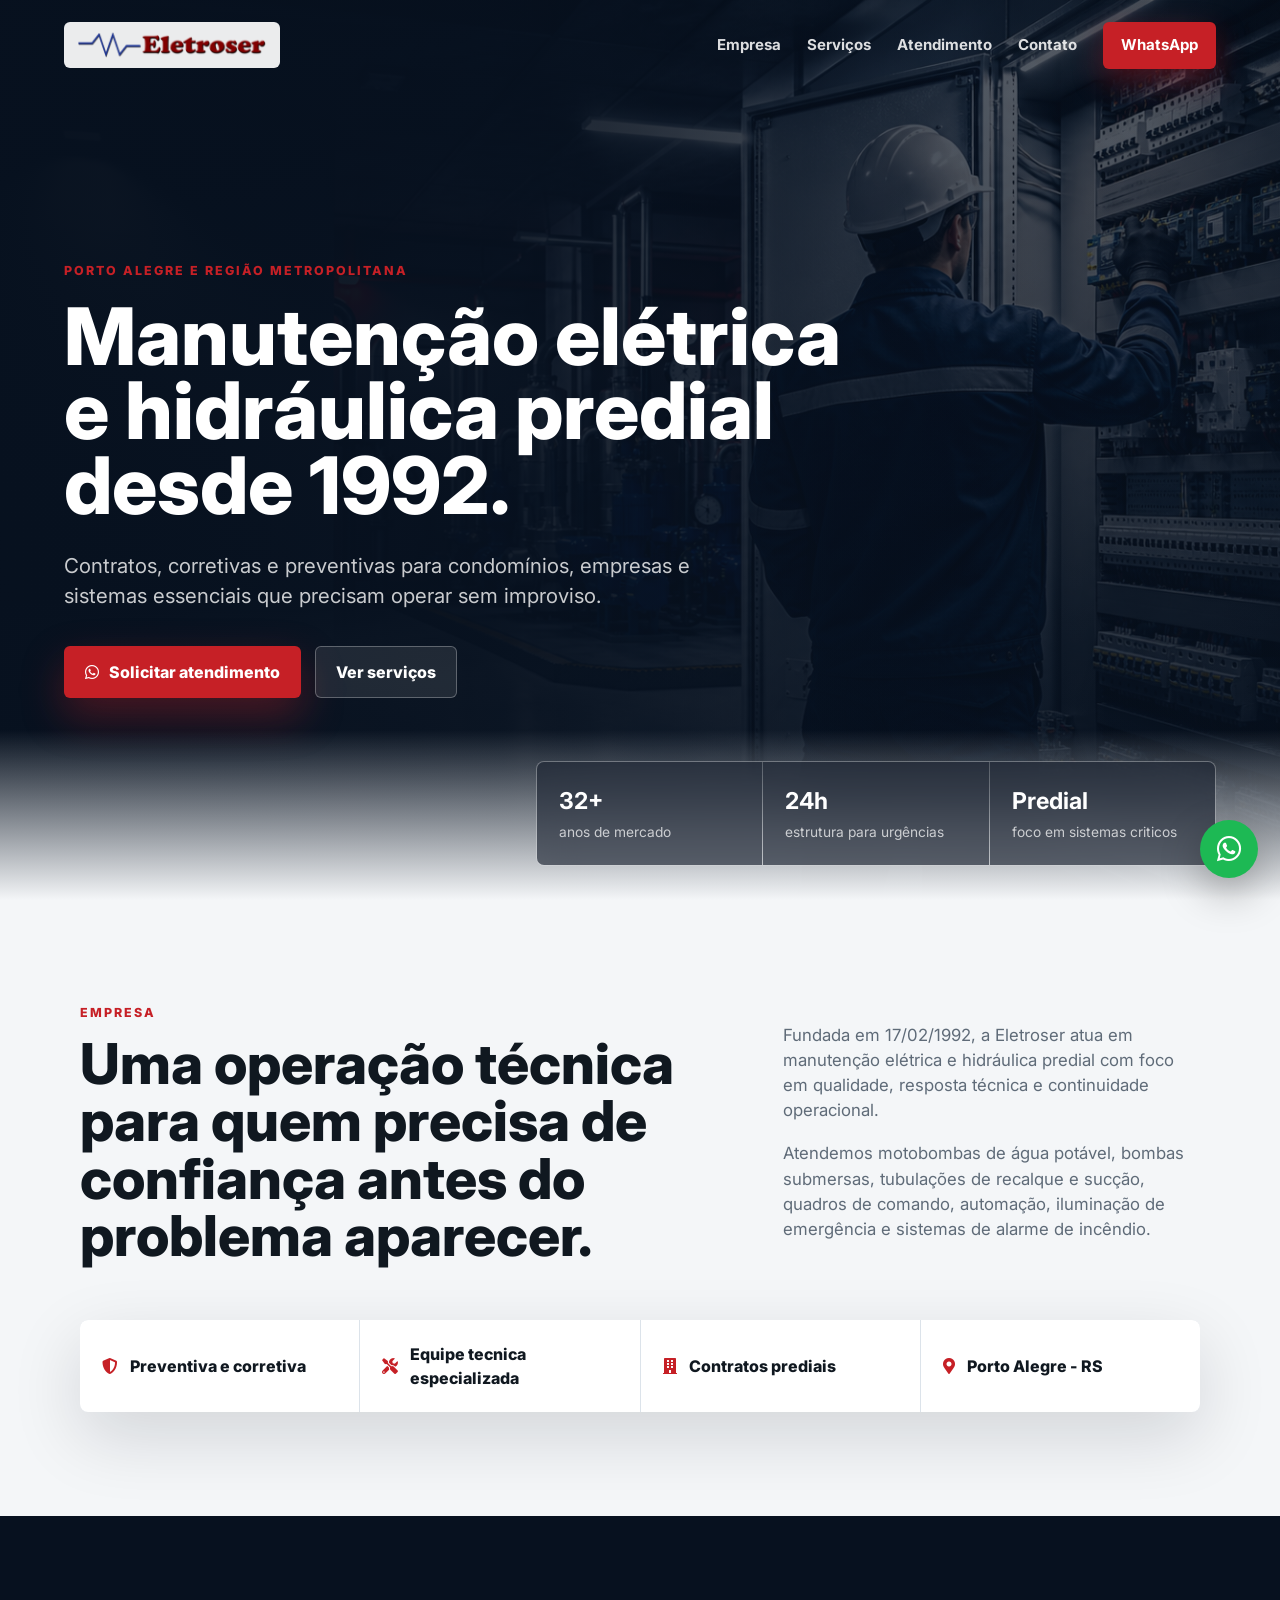
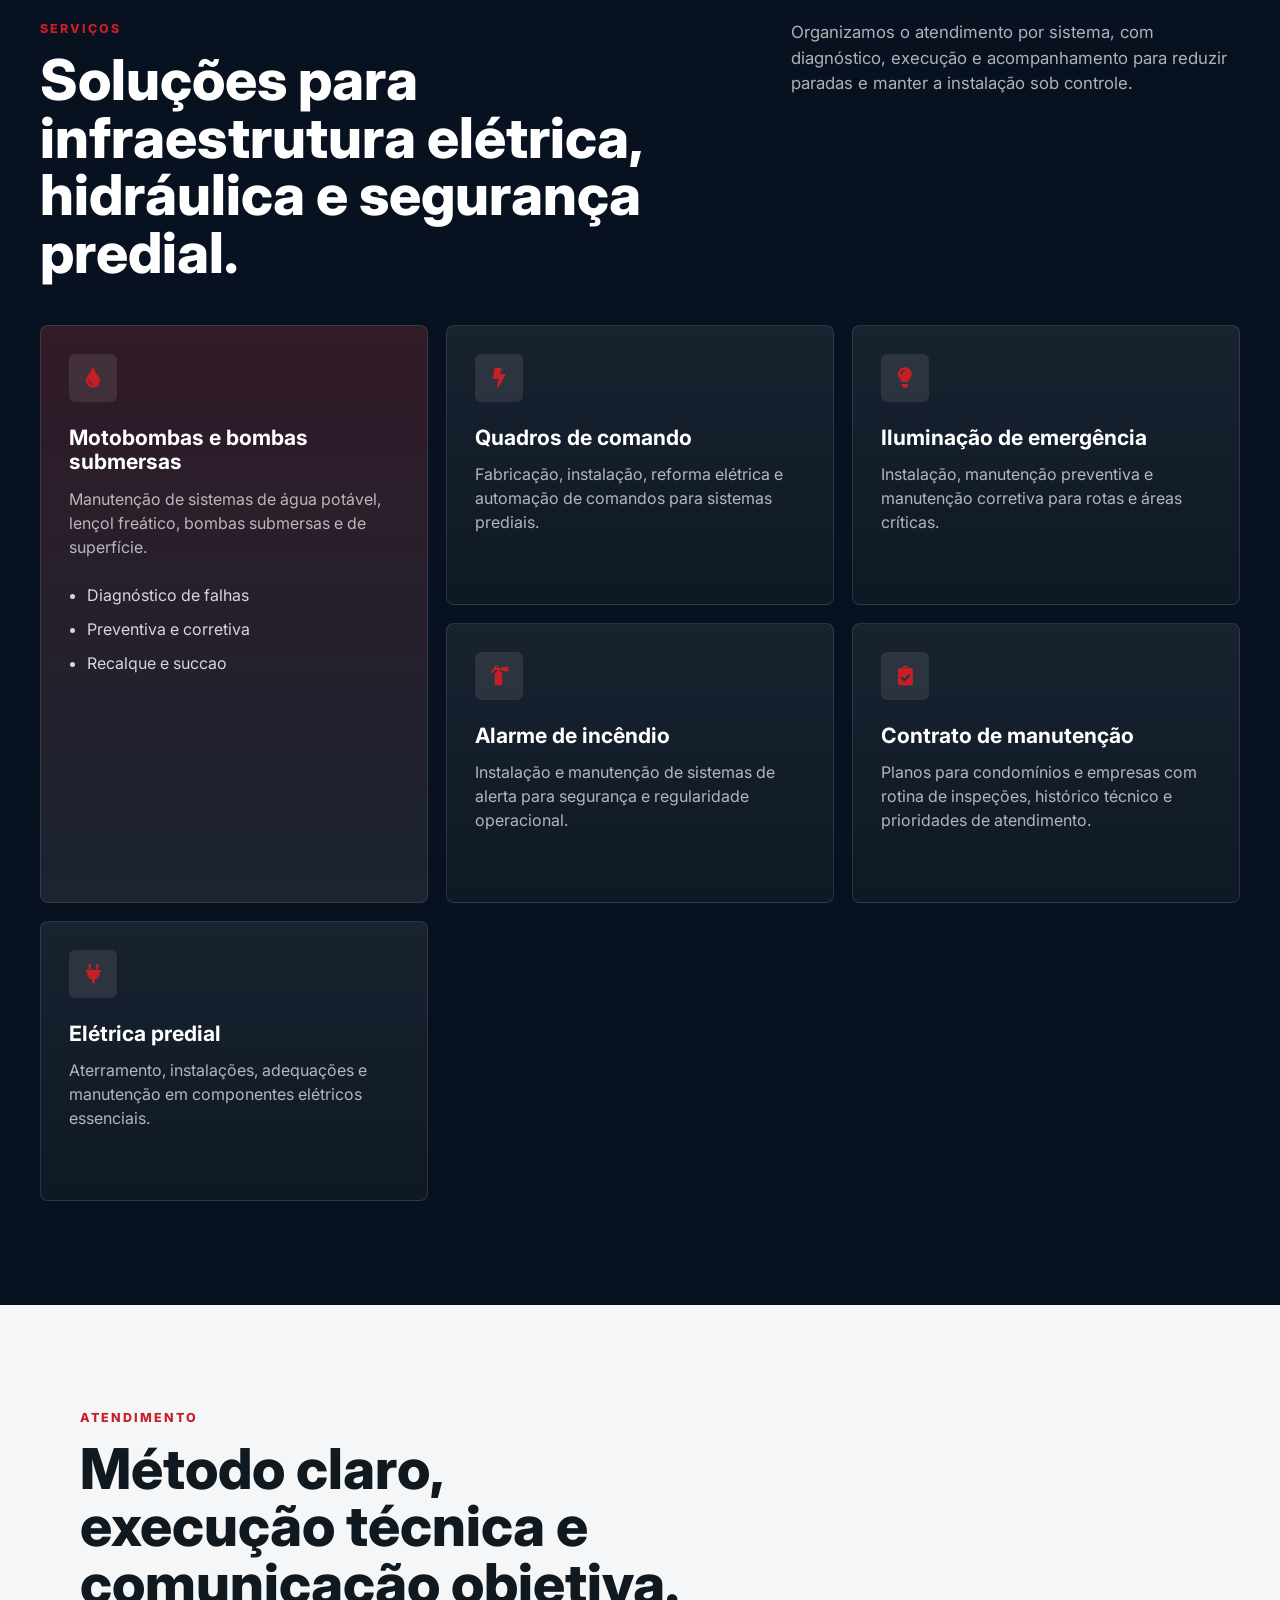
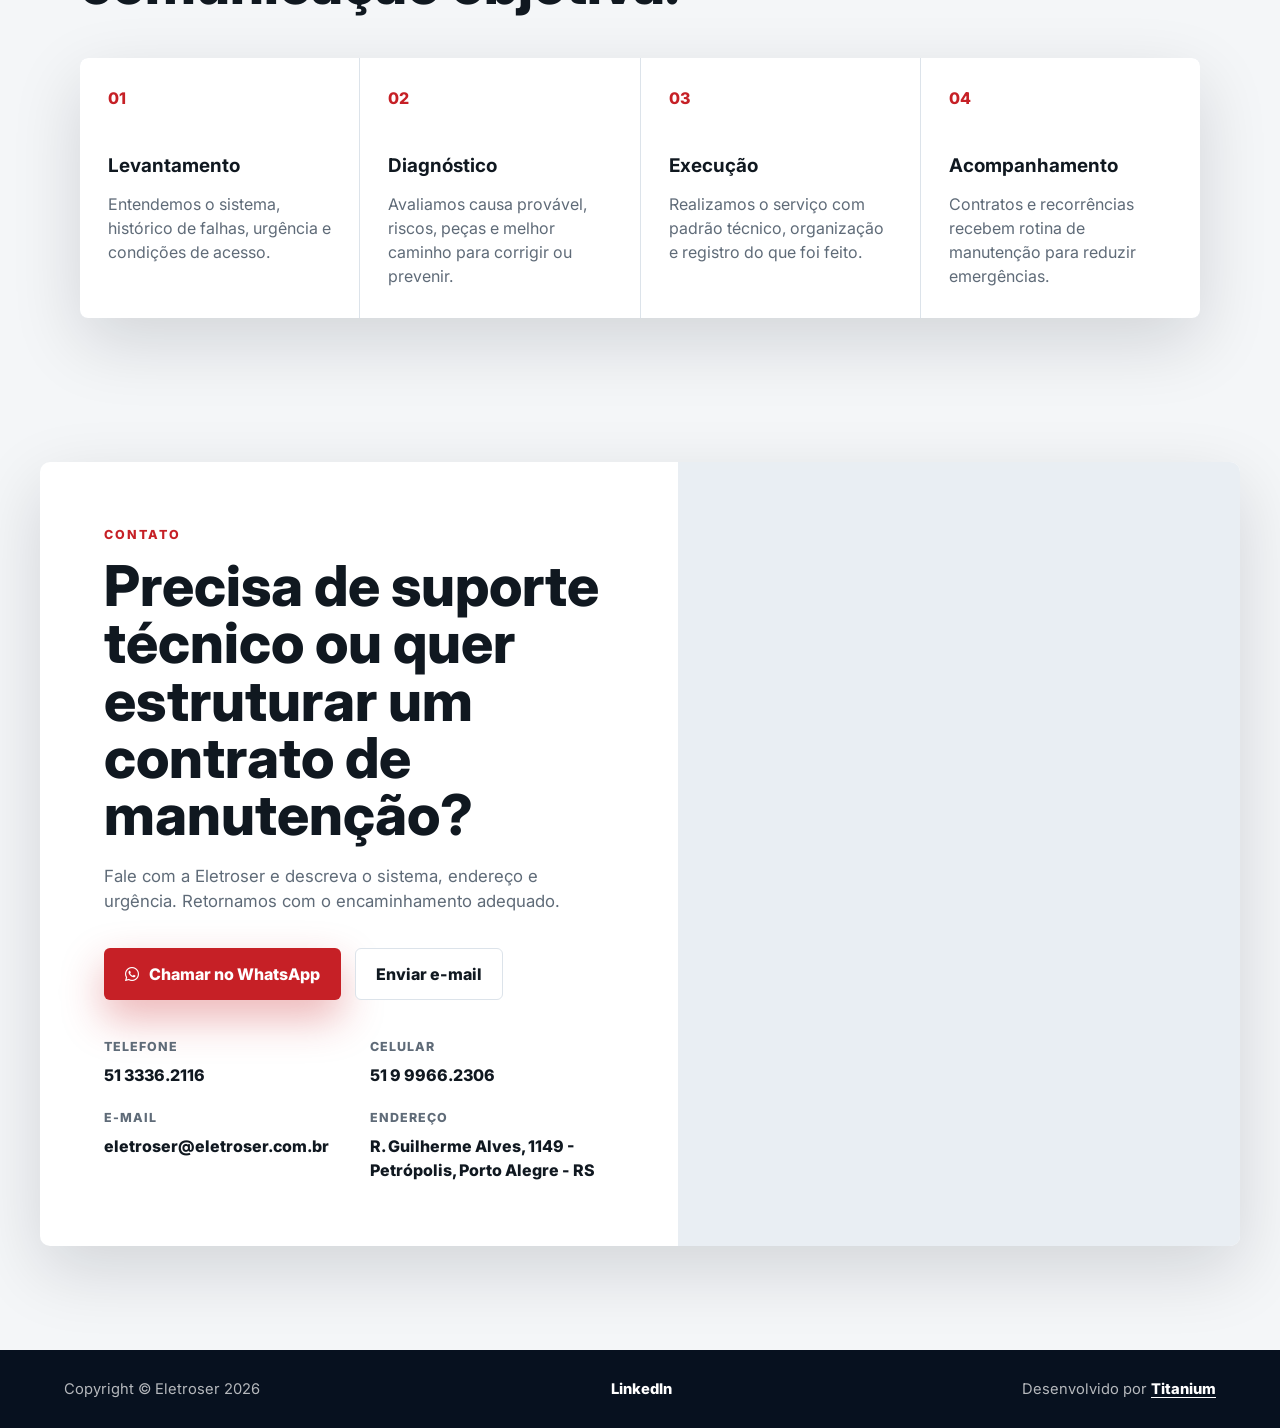
<file: index.html>
<!DOCTYPE html>
<html lang="pt-br">
<head>
    <meta charset="UTF-8">
    <meta name="viewport" content="width=device-width, initial-scale=1.0">
    <meta name="description" content="Eletroser: manuten&ccedil;&atilde;o el&eacute;trica e hidr&aacute;ulica predial em Porto Alegre desde 1992. Motobombas, quadros de comando, ilumina&ccedil;&atilde;o de emerg&ecirc;ncia e contratos de manuten&ccedil;&atilde;o.">
    <link rel="preconnect" href="https://fonts.googleapis.com">
    <link rel="preconnect" href="https://fonts.gstatic.com" crossorigin>
    <link href="https://fonts.googleapis.com/css2?family=Inter:wght@400;500;600;700;800&display=swap" rel="stylesheet">
    <link rel="stylesheet" href="https://cdnjs.cloudflare.com/ajax/libs/font-awesome/5.15.4/css/all.min.css">
    <link rel="stylesheet" href="style.css">
    <link rel="shortcut icon" href="images/logo-eletroser-favicon.ico" type="image/x-icon">
    <title>Eletroser LTDA | Manuten&ccedil;&atilde;o el&eacute;trica e hidr&aacute;ulica predial</title>
</head>
<body>
    <header class="site-header" data-header>
        <a class="brand" href="#home" aria-label="Eletroser - inicio">
            <img src="images/logo eletroser.png" alt="Eletroser">
        </a>

        <button class="nav-toggle" type="button" aria-label="Abrir menu" aria-expanded="false" data-nav-toggle>
            <span></span>
            <span></span>
        </button>

        <nav class="site-nav" data-nav>
            <a href="#about">Empresa</a>
            <a href="#services">Servi&ccedil;os</a>
            <a href="#method">Atendimento</a>
            <a href="#contact">Contato</a>
            <a class="nav-cta" href="https://wa.me/5551999662306" target="_blank" rel="noopener">WhatsApp</a>
        </nav>
    </header>

    <main>
        <section class="hero-section" id="home" aria-label="Eletroser">
            <div class="hero-content">
                <p class="eyebrow">Porto Alegre e regi&atilde;o metropolitana</p>
                <h1>Manuten&ccedil;&atilde;o el&eacute;trica e hidr&aacute;ulica predial desde 1992.</h1>
                <p class="hero-copy">Contratos, corretivas e preventivas para condom&iacute;nios, empresas e sistemas essenciais que precisam operar sem improviso.</p>

                <div class="hero-actions">
                    <a class="button button-primary" href="https://wa.me/5551999662306" target="_blank" rel="noopener">
                        <i class="fab fa-whatsapp" aria-hidden="true"></i>
                        Solicitar atendimento
                    </a>
                    <a class="button button-secondary" href="#services">Ver servi&ccedil;os</a>
                </div>
            </div>

            <div class="hero-proof" aria-label="Destaques da Eletroser">
                <div>
                    <strong>32+</strong>
                    <span>anos de mercado</span>
                </div>
                <div>
                    <strong>24h</strong>
                    <span>estrutura para urg&ecirc;ncias</span>
                </div>
                <div>
                    <strong>Predial</strong>
                    <span>foco em sistemas criticos</span>
                </div>
            </div>
        </section>

        <section class="intro-section section" id="about">
            <div class="section-label">Empresa</div>
            <div class="intro-grid">
                <div>
                    <h2>Uma opera&ccedil;&atilde;o t&eacute;cnica para quem precisa de confian&ccedil;a antes do problema aparecer.</h2>
                </div>
                <div class="intro-copy">
                    <p>Fundada em 17/02/1992, a Eletroser atua em manuten&ccedil;&atilde;o el&eacute;trica e hidr&aacute;ulica predial com foco em qualidade, resposta t&eacute;cnica e continuidade operacional.</p>
                    <p>Atendemos motobombas de &aacute;gua pot&aacute;vel, bombas submersas, tubula&ccedil;&otilde;es de recalque e suc&ccedil;&atilde;o, quadros de comando, automa&ccedil;&atilde;o, ilumina&ccedil;&atilde;o de emerg&ecirc;ncia e sistemas de alarme de inc&ecirc;ndio.</p>
                </div>
            </div>

            <div class="trust-strip">
                <span><i class="fas fa-shield-alt" aria-hidden="true"></i> Preventiva e corretiva</span>
                <span><i class="fas fa-tools" aria-hidden="true"></i> Equipe tecnica especializada</span>
                <span><i class="fas fa-building" aria-hidden="true"></i> Contratos prediais</span>
                <span><i class="fas fa-map-marker-alt" aria-hidden="true"></i> Porto Alegre - RS</span>
            </div>
        </section>

        <section class="services section" id="services">
            <div class="section-heading">
                <div>
                    <div class="section-label">Servi&ccedil;os</div>
                    <h2>Solu&ccedil;&otilde;es para infraestrutura el&eacute;trica, hidr&aacute;ulica e seguran&ccedil;a predial.</h2>
                </div>
                <p>Organizamos o atendimento por sistema, com diagn&oacute;stico, execu&ccedil;&atilde;o e acompanhamento para reduzir paradas e manter a instala&ccedil;&atilde;o sob controle.</p>
            </div>

            <div class="service-grid">
                <article class="service-card featured">
                    <span class="service-icon"><i class="fas fa-tint" aria-hidden="true"></i></span>
                    <h3>Motobombas e bombas submersas</h3>
                    <p>Manuten&ccedil;&atilde;o de sistemas de &aacute;gua pot&aacute;vel, len&ccedil;ol fre&aacute;tico, bombas submersas e de superf&iacute;cie.</p>
                    <ul>
                        <li>Diagn&oacute;stico de falhas</li>
                        <li>Preventiva e corretiva</li>
                        <li>Recalque e succao</li>
                    </ul>
                </article>

                <article class="service-card">
                    <span class="service-icon"><i class="fas fa-bolt" aria-hidden="true"></i></span>
                    <h3>Quadros de comando</h3>
                    <p>Fabrica&ccedil;&atilde;o, instala&ccedil;&atilde;o, reforma el&eacute;trica e automa&ccedil;&atilde;o de comandos para sistemas prediais.</p>
                </article>

                <article class="service-card">
                    <span class="service-icon"><i class="fas fa-lightbulb" aria-hidden="true"></i></span>
                    <h3>Ilumina&ccedil;&atilde;o de emerg&ecirc;ncia</h3>
                    <p>Instala&ccedil;&atilde;o, manuten&ccedil;&atilde;o preventiva e manuten&ccedil;&atilde;o corretiva para rotas e &aacute;reas cr&iacute;ticas.</p>
                </article>

                <article class="service-card">
                    <span class="service-icon"><i class="fas fa-fire-extinguisher" aria-hidden="true"></i></span>
                    <h3>Alarme de inc&ecirc;ndio</h3>
                    <p>Instala&ccedil;&atilde;o e manuten&ccedil;&atilde;o de sistemas de alerta para seguran&ccedil;a e regularidade operacional.</p>
                </article>

                <article class="service-card">
                    <span class="service-icon"><i class="fas fa-clipboard-check" aria-hidden="true"></i></span>
                    <h3>Contrato de manuten&ccedil;&atilde;o</h3>
                    <p>Planos para condom&iacute;nios e empresas com rotina de inspe&ccedil;&otilde;es, hist&oacute;rico t&eacute;cnico e prioridades de atendimento.</p>
                </article>

                <article class="service-card">
                    <span class="service-icon"><i class="fas fa-plug" aria-hidden="true"></i></span>
                    <h3>El&eacute;trica predial</h3>
                    <p>Aterramento, instala&ccedil;&otilde;es, adequa&ccedil;&otilde;es e manuten&ccedil;&atilde;o em componentes el&eacute;tricos essenciais.</p>
                </article>
            </div>
        </section>

        <section class="method-section section" id="method">
            <div class="section-heading">
                <div>
                    <div class="section-label">Atendimento</div>
                    <h2>M&eacute;todo claro, execu&ccedil;&atilde;o t&eacute;cnica e comunica&ccedil;&atilde;o objetiva.</h2>
                </div>
            </div>

            <div class="method-grid">
                <div class="method-step">
                    <span>01</span>
                    <h3>Levantamento</h3>
                    <p>Entendemos o sistema, hist&oacute;rico de falhas, urg&ecirc;ncia e condi&ccedil;&otilde;es de acesso.</p>
                </div>
                <div class="method-step">
                    <span>02</span>
                    <h3>Diagn&oacute;stico</h3>
                    <p>Avaliamos causa prov&aacute;vel, riscos, pe&ccedil;as e melhor caminho para corrigir ou prevenir.</p>
                </div>
                <div class="method-step">
                    <span>03</span>
                    <h3>Execu&ccedil;&atilde;o</h3>
                    <p>Realizamos o servi&ccedil;o com padr&atilde;o t&eacute;cnico, organiza&ccedil;&atilde;o e registro do que foi feito.</p>
                </div>
                <div class="method-step">
                    <span>04</span>
                    <h3>Acompanhamento</h3>
                    <p>Contratos e recorr&ecirc;ncias recebem rotina de manuten&ccedil;&atilde;o para reduzir emerg&ecirc;ncias.</p>
                </div>
            </div>
        </section>

        <section class="contact section" id="contact">
            <div class="contact-panel">
                <div class="contact-content">
                    <div class="section-label">Contato</div>
                    <h2>Precisa de suporte t&eacute;cnico ou quer estruturar um contrato de manuten&ccedil;&atilde;o?</h2>
                    <p>Fale com a Eletroser e descreva o sistema, endere&ccedil;o e urg&ecirc;ncia. Retornamos com o encaminhamento adequado.</p>

                    <div class="contact-actions">
                        <a class="button button-primary" href="https://wa.me/5551999662306" target="_blank" rel="noopener">
                            <i class="fab fa-whatsapp" aria-hidden="true"></i>
                            Chamar no WhatsApp
                        </a>
                        <a class="button button-secondary dark" href="mailto:eletroser@eletroser.com.br">Enviar e-mail</a>
                    </div>

                    <dl class="contact-list">
                        <div>
                            <dt>Telefone</dt>
                            <dd><a href="tel:+555133362116">51 3336.2116</a></dd>
                        </div>
                        <div>
                            <dt>Celular</dt>
                            <dd><a href="tel:+5551999662306">51 9 9966.2306</a></dd>
                        </div>
                        <div>
                            <dt>E-mail</dt>
                            <dd><a href="mailto:eletroser@eletroser.com.br">eletroser@eletroser.com.br</a></dd>
                        </div>
                        <div>
                            <dt>Endere&ccedil;o</dt>
                            <dd>R. Guilherme Alves, 1149 - Petr&oacute;polis, Porto Alegre - RS</dd>
                        </div>
                    </dl>
                </div>

                <div class="map-wrap">
                    <iframe title="Mapa da Eletroser" src="https://www.google.com/maps/embed?pb=!1m18!1m12!1m3!1d3453.275225063038!2d-51.19258452370251!3d-30.057644431890036!2m3!1f0!2f0!3f0!3m2!1i1024!2i768!4f13.1!3m3!1m2!1s0x9519780ff7959035%3A0x154e11c0d1061929!2sR.%20Guilherme%20Alves%2C%201149%20-%20Petr%C3%B3polis%2C%20Porto%20Alegre%20-%20RS%2C%2090680-001!5e0!3m2!1spt-BR!2sbr!4v1725592206356!5m2!1spt-BR!2sbr" loading="lazy" referrerpolicy="no-referrer-when-downgrade" allowfullscreen></iframe>
                </div>
            </div>
        </section>
    </main>

    <a class="floating-whatsapp" href="https://wa.me/5551999662306" target="_blank" rel="noopener" aria-label="Chamar Eletroser no WhatsApp">
        <i class="fab fa-whatsapp" aria-hidden="true"></i>
    </a>

    <footer>
        <p>Copyright &copy; Eletroser 2026</p>
        <a href="https://www.linkedin.com/in/silvio-ricardo-eletroser-338785a0/" target="_blank" rel="noopener">LinkedIn</a>
        <p class="footer-credit">Desenvolvido por <a href="https://titaniumagencylegacy.com.br/" target="_blank" rel="noopener noreferrer">Titanium</a></p>
    </footer>

    <script src="script.js"></script>
</body>
</html>
</file>
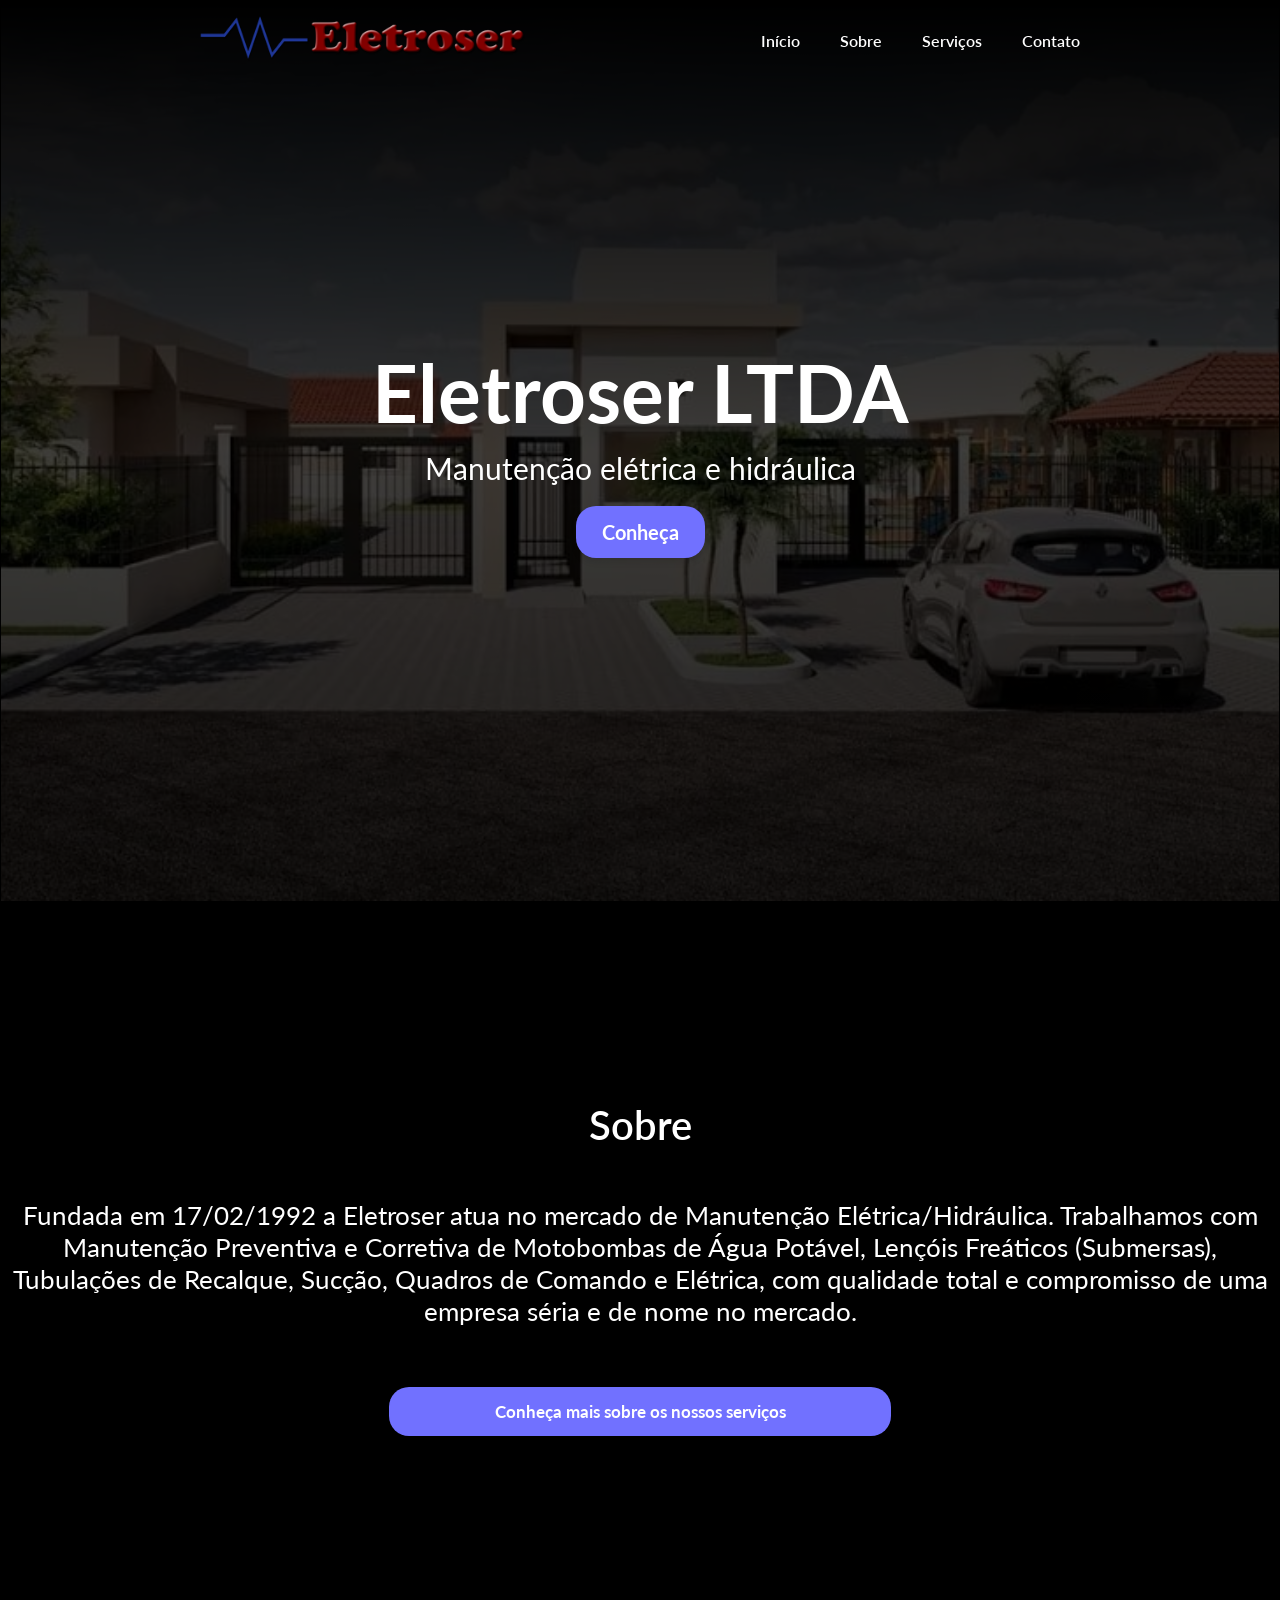
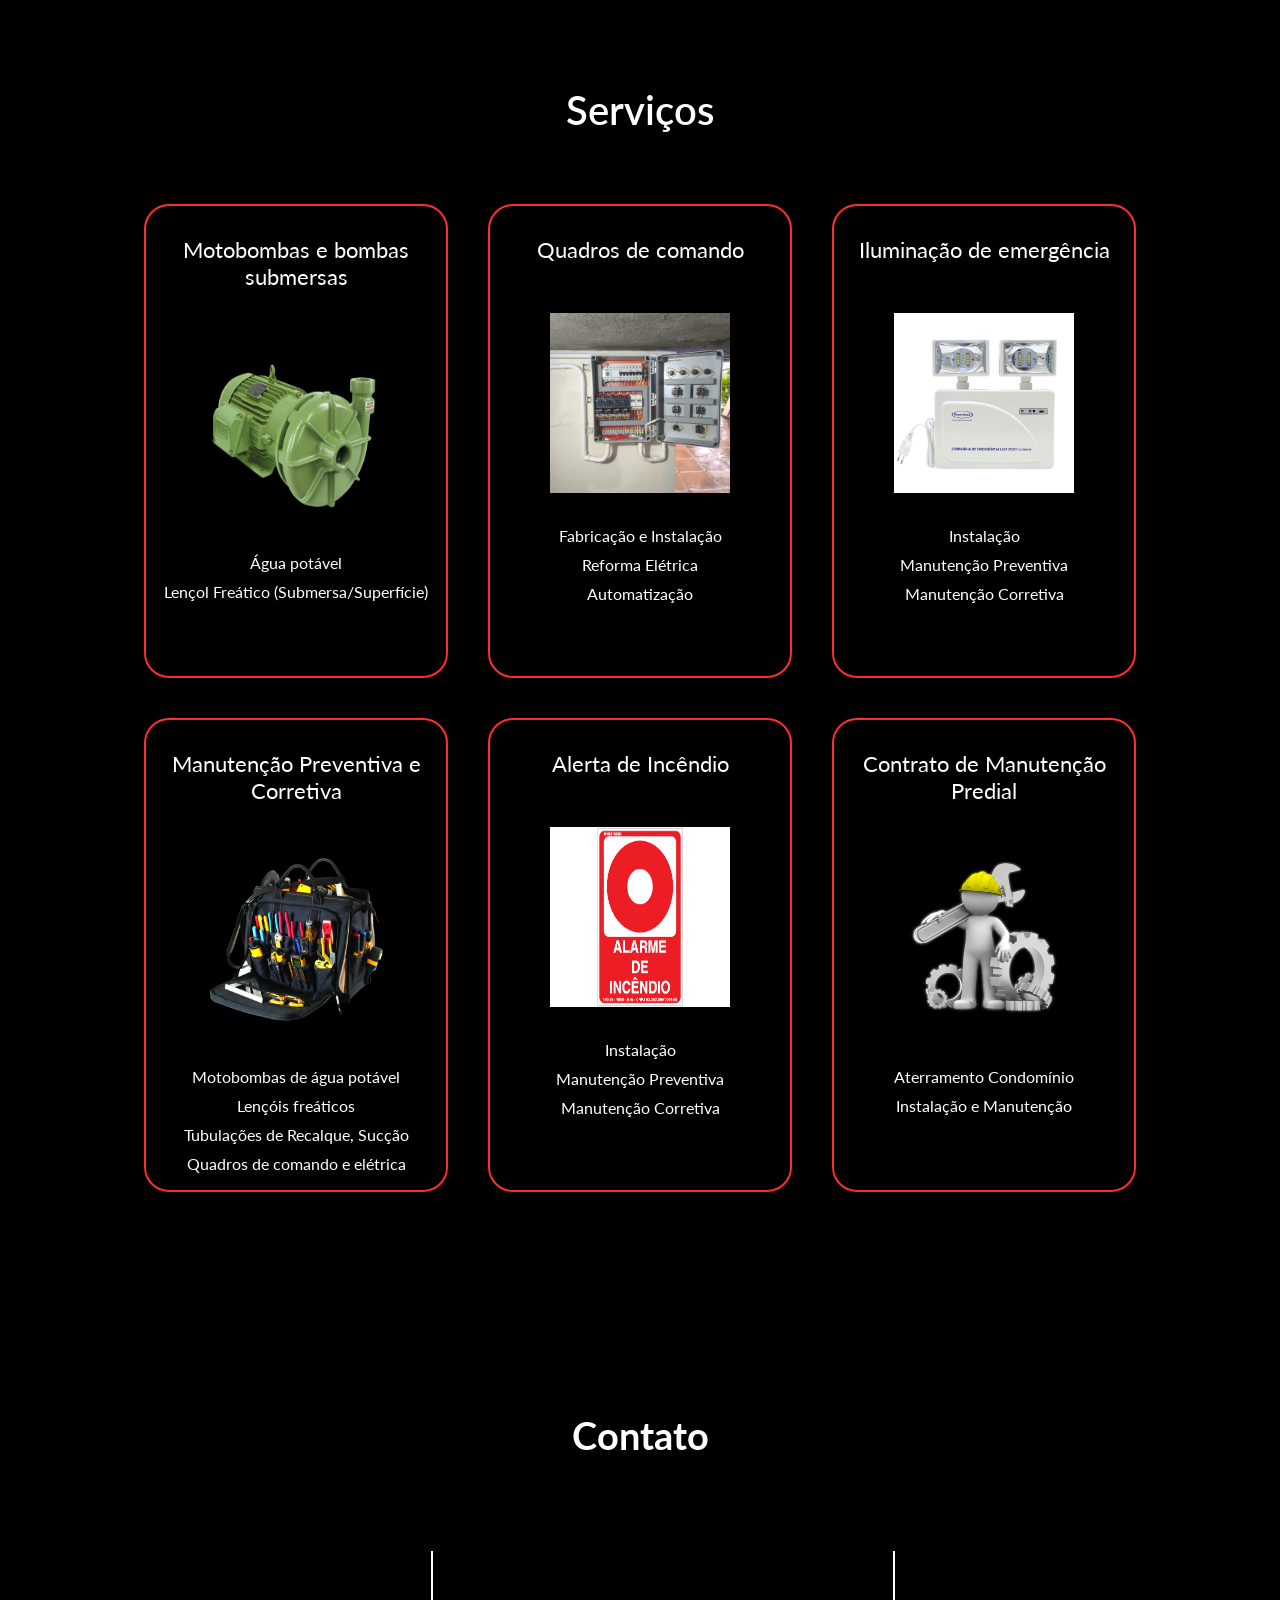
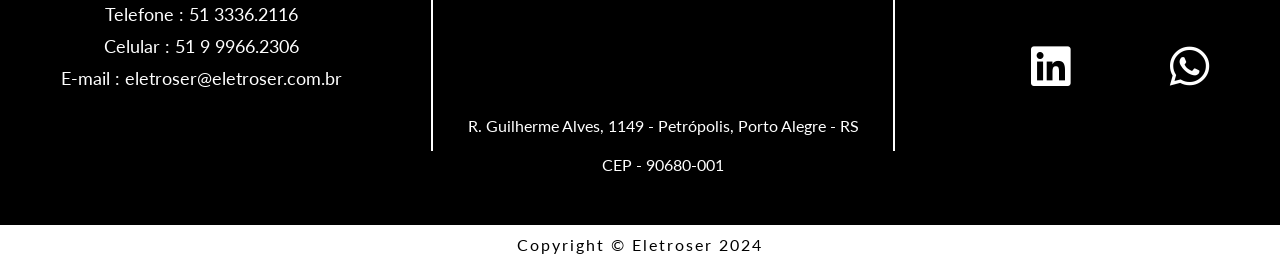
<file: antigo.html>
<!DOCTYPE html>
<html lang="pt-br">
<head>
    <meta charset="UTF-8">
    <meta name="viewport" content="width=device-width, initial-scale=1.0">
    <link rel="stylesheet" href="https://cdnjs.cloudflare.com/ajax/libs/font-awesome/5.15.4/css/all.min.css">
    <link rel="shortcut icon" href="images/logo-eletroser-favicon.ico" type="image/x-icon">
    <title>Eletroser LTDA | Versao antiga</title>
    <style>
        @import url('https://fonts.googleapis.com/css2?family=Montserrat:ital,wght@0,100..900;1,100..900&display=swap');
        @import url('https://fonts.googleapis.com/css2?family=Roboto+Condensed:ital,wght@0,100..900;1,100..900&display=swap');
        @import url('https://fonts.googleapis.com/css2?family=Lato:ital,wght@0,100;0,300;0,400;0,700;0,900;1,100;1,300;1,400;1,700;1,900&family=Roboto+Condensed:ital,wght@0,100..900;1,100..900&display=swap');

        * {
            margin: 0;
            padding: 0;
            font-family: "Lato", sans-serif;
        }

        body {
            min-height: 100vh;
            background-color: black;
        }

        header {
            min-height: 80px;
            display: flex;
            justify-content: space-between;
            align-items: center;
            padding: 0px 200px;
            position: fixed;
            width: 100%;
            background-color: rgba(0, 0, 0, 0);
            z-index: 1000;
            box-sizing: border-box;
        }

        .logo img {
            height: 45px;
        }

        nav ul {
            list-style-type: none;
            margin: 0;
            padding: 0;
            display: flex;
        }

        nav ul li {
            margin-left: 40px;
        }

        nav ul li a {
            text-decoration: none;
            color: white;
            position: relative;
            font-family: "Lato", sans-serif;
            font-weight: 600;
            transition: transform 0.3s ease;
        }

        nav ul li a:hover {
            color: #7171ff;
        }

        nav ul li a::after {
            content: "";
            position: absolute;
            left: 0;
            bottom: -6px;
            width: 100%;
            height: 2px;
            background-color: #7171ff;
            transform: scaleX(0);
            transition: transform 0.3s ease;
        }

        nav ul li a:hover::after {
            transform: scaleX(1);
        }

        main {
            min-width: 300px;
            border: 1px solid black;
            margin: auto;
            min-height: 100vh;
        }

        .hero-section {
            position: relative;
            height: 900px;
            background-image:
                linear-gradient(to bottom, #000000 0%, transparent 50%, transparent 50%, #00000062 100%),
                url('./images/805460933406211.jpg');
            background-size: cover;
            background-repeat: no-repeat;
            background-position: center;
        }

        .hero-section .overlay {
            position: absolute;
            top: 0;
            left: 0;
            width: 100%;
            height: 100%;
            background-color: rgba(0, 0, 0, 0.753);
            display: flex;
            justify-content: center;
            align-items: center;
            color: white;
            flex-direction: column;
        }

        .hero-section h1 {
            font-size: 80px;
            color: white;
            text-align: center;
            margin-bottom: 10px;
            font-family: "Lato", sans-serif;
        }

        .hero-section h2 {
            font-size: 30px;
            color: white;
            text-align: center;
            margin-bottom: 20px;
            font-family: "Lato", sans-serif;
            font-weight: 400;
        }

        .overlay a,
        .about a {
            padding: 14px 26px;
            font-size: 20px;
            font-weight: bold;
            background-color: #7171ff;
            border: none;
            border-radius: 20px;
            box-shadow: 0px 4px 6px rgba(0, 0, 0, 0.1);
            cursor: pointer;
            transition: all 0.3s ease;
            color: white;
            text-decoration: none;
        }

        .overlay a:hover,
        .about a:hover {
            box-shadow: 0px 6px 8px rgba(0, 0, 0, 0.2);
            transform: translateY(-2px);
        }

        .about {
            display: flex;
            flex-direction: column;
            justify-content: center;
            align-items: center;
            min-width: 400px;
            max-width: 1400px;
            margin: 200px auto 0;
            font-family: "Lato", sans-serif;
        }

        .about h2,
        .services h2 {
            display: flex;
            justify-content: center;
            color: white;
            margin-bottom: 50px;
            font-size: 40px;
            font-weight: 600;
        }

        .about p {
            display: flex;
            text-align: center;
            justify-content: center;
            color: white;
            font-size: 26px;
            margin-bottom: 60px;
            font-weight: 400;
        }

        .about a {
            font-size: 17px;
            display: flex;
            justify-content: center;
            width: 450px;
            margin-bottom: 250px;
        }

        .services {
            display: flex;
            flex-direction: column;
            justify-content: center;
            align-items: center;
            min-width: 400px;
            max-width: 1400px;
            margin: auto;
            font-family: "Lato", sans-serif;
        }

        .list-cards {
            display: grid;
            grid-template-columns: repeat(3, 1fr);
            gap: 40px;
            margin: 20px;
            min-width: 400px;
            max-width: 1400px;
        }

        .card-services {
            border-radius: 25px;
            box-shadow: 0 4px 8px rgba(0, 0, 0, 0.1);
            overflow: hidden;
            width: 300px;
            height: 470px;
            text-align: center;
            border: 2px solid #ff2e2e;
        }

        .card-services h1 {
            color: white;
            font-size: 22px;
            font-weight: 400;
            margin: 30px 10px;
        }

        .card-services img {
            width: 180px;
            height: 180px;
            margin: 20px 40px;
        }

        .card-services ul {
            list-style-type: circle;
            padding: 5px;
            color: white;
            margin-bottom: 15px;
        }

        .card-services ul li {
            padding: 5px 0;
            font-size: 16px;
            font-weight: 400;
        }

        .separator {
            width: 2px;
            height: 200px;
            margin: 0 30px;
            background-color: #fff;
        }

        .contact {
            display: flex;
            flex-direction: column;
            justify-content: center;
            align-items: center;
            min-width: 400px;
            max-width: 1400px;
            margin: 200px auto 0;
        }

        .contact h2 {
            font-size: 38px;
            margin-bottom: 70px;
            color: white;
        }

        .container {
            display: flex;
            justify-content: center;
            align-items: center;
            margin: auto;
        }

        .contato,
        .endereco,
        .social-media {
            color: white;
            display: flex;
            flex-direction: column;
            justify-content: center;
            align-items: center;
            width: 400px;
        }

        .contato p {
            font-size: 18px;
            padding-bottom: 10px;
        }

        .endereco {
            max-width: 1000px;
            margin: 0 auto;
            text-align: center;
        }

        .mapa iframe {
            width: 100%;
            height: 150px;
            margin-top: 15px;
        }

        .endereco p {
            margin-top: 20px;
        }

        .social-media ul {
            margin-top: 30px;
            padding-left: 90px;
            list-style-type: none;
            display: flex;
        }

        .social-media ul li {
            padding-right: 100px;
        }

        .social-media ul li i {
            font-size: 45px;
            color: white;
            transition: transform 0.3s ease;
        }

        .social-media ul li i:hover {
            transform: scale(1.5);
            color: #ff2e2e;
        }

        footer {
            margin-top: 50px;
            min-height: 40px;
            background-color: white;
        }

        footer p {
            display: flex;
            justify-content: center;
            align-items: center;
            text-align: center;
            letter-spacing: 2px;
            padding-top: 10px;
        }
    </style>
</head>
<body>
    <header>
        <div class="logo">
            <img src="images/logo eletroser.png" alt="Logo">
        </div>
        <nav>
            <ul class="menu-bar">
                <li><a href="#home">In&iacute;cio</a></li>
                <li><a href="#about">Sobre</a></li>
                <li><a href="#services">Servi&ccedil;os</a></li>
                <li><a href="#contact">Contato</a></li>
            </ul>
        </nav>
    </header>
    <main>
        <section class="hero-section" id="home">
            <div class="overlay">
                <h1>Eletroser LTDA</h1>
                <h2>Manuten&ccedil;&atilde;o el&eacute;trica e hidr&aacute;ulica</h2>
                <a href="#about" class="button">Conhe&ccedil;a</a>
            </div>
        </section>

        <section class="about" id="about">
            <h2>Sobre</h2>
            <p>Fundada em 17/02/1992 a Eletroser atua no mercado de Manuten&ccedil;&atilde;o El&eacute;trica/Hidr&aacute;ulica. Trabalhamos com Manuten&ccedil;&atilde;o Preventiva e Corretiva de Motobombas de &Aacute;gua Pot&aacute;vel, Len&ccedil;&oacute;is Fre&aacute;ticos (Submersas), Tubula&ccedil;&otilde;es de Recalque, Suc&ccedil;&atilde;o, Quadros de Comando e El&eacute;trica, com qualidade total e compromisso de uma empresa s&eacute;ria e de nome no mercado.</p>
            <a href="#services">Conhe&ccedil;a mais sobre os nossos servi&ccedil;os</a>
        </section>

        <section class="services" id="services">
            <div class="background"></div>
            <h2>Servi&ccedil;os</h2>
            <div class="list-cards">
                <div class="card-services">
                    <h1>Motobombas e bombas submersas</h1>
                    <img src="images/2694.png" alt="Motobomba">
                    <ul>
                        <li>&Aacute;gua pot&aacute;vel</li>
                        <li>Len&ccedil;ol Fre&aacute;tico (Submersa/Superf&iacute;cie)</li>
                    </ul>
                </div>

                <div class="card-services">
                    <h1>Quadros de comando</h1>
                    <img src="images/Imagem do WhatsApp de 2024-11-04 à(s) 23.28.02_93d955db.jpg" alt="Quadro de comando">
                    <ul>
                        <li>Fabrica&ccedil;&atilde;o e Instala&ccedil;&atilde;o</li>
                        <li>Reforma El&eacute;trica</li>
                        <li>Automatiza&ccedil;&atilde;o</li>
                    </ul>
                </div>

                <div class="card-services">
                    <h1>Ilumina&ccedil;&atilde;o de emerg&ecirc;ncia</h1>
                    <img src="images/2000lumes foto.jpg" alt="Ilumina&ccedil;&atilde;o de emerg&ecirc;ncia">
                    <ul>
                        <li>Instala&ccedil;&atilde;o</li>
                        <li>Manuten&ccedil;&atilde;o Preventiva</li>
                        <li>Manuten&ccedil;&atilde;o Corretiva</li>
                    </ul>
                </div>
                <div class="card-services">
                    <h1>Manuten&ccedil;&atilde;o Preventiva e Corretiva</h1>
                    <img src="images/pngwing.com.png" alt="Manuten&ccedil;&atilde;o">
                    <ul>
                        <li>Motobombas de &aacute;gua pot&aacute;vel</li>
                        <li>Len&ccedil;&oacute;is fre&aacute;ticos</li>
                        <li>Tubula&ccedil;&otilde;es de Recalque, Suc&ccedil;&atilde;o</li>
                        <li>Quadros de comando e el&eacute;trica</li>
                    </ul>
                </div>
                <div class="card-services">
                    <h1>Alerta de Inc&ecirc;ndio</h1>
                    <img src="images/PLACA-DE-SINALIZACAO-ALARME-DE-INCENDIO.png" alt="Alerta de Incendio">
                    <ul>
                        <li>Instala&ccedil;&atilde;o</li>
                        <li>Manuten&ccedil;&atilde;o Preventiva</li>
                        <li>Manuten&ccedil;&atilde;o Corretiva</li>
                    </ul>
                </div>
                <div class="card-services">
                    <h1>Contrato de Manuten&ccedil;&atilde;o Predial</h1>
                    <img src="images/manutenc3a7c3a3o.png" alt="Ilumina&ccedil;&atilde;o de emerg&ecirc;ncia">
                    <ul>
                        <li>Aterramento Condom&iacute;nio</li>
                        <li>Instala&ccedil;&atilde;o e Manuten&ccedil;&atilde;o</li>
                    </ul>
                </div>
            </div>
        </section>

        <section class="contact" id="contact">
            <h2>Contato</h2>

            <div class="container">
                <div class="contato">
                    <p>Telefone : 51 3336.2116</p>
                    <p>Celular : 51 9 9966.2306</p>
                    <p>E-mail : eletroser@eletroser.com.br</p>
                </div>
                <div class="separator"></div>
                <div class="endereco">
                    <div class="mapa">
                        <iframe src="https://www.google.com/maps/embed?pb=!1m18!1m12!1m3!1d3453.275225063038!2d-51.19258452370251!3d-30.057644431890036!2m3!1f0!2f0!3f0!3m2!1i1024!2i768!4f13.1!3m3!1m2!1s0x9519780ff7959035%3A0x154e11c0d1061929!2sR.%20Guilherme%20Alves%2C%201149%20-%20Petr%C3%B3polis%2C%20Porto%20Alegre%20-%20RS%2C%2090680-001!5e0!3m2!1spt-BR!2sbr!4v1725592206356!5m2!1spt-BR!2sbr" width="600" height="450" style="border:0;" allowfullscreen="" loading="lazy" referrerpolicy="no-referrer-when-downgrade"></iframe>
                    </div>
                    <p>R. Guilherme Alves, 1149 - Petr&oacute;polis, Porto Alegre - RS</p>
                    <p>CEP - 90680-001</p>
                </div>
                <div class="separator"></div>
                <div class="social-media">
                    <ul>
                        <li><a href="https://www.linkedin.com/in/silvio-ricardo-eletroser-338785a0/" target="_blank"><i class="fab fa-linkedin"></i></a></li>
                        <li><a href="https://wa.me/+5551999662306" target="_blank"><i class="fab fa-whatsapp"></i></a></li>
                    </ul>
                </div>
            </div>
        </section>
    </main>
    <footer>
        <p>Copyright &copy; Eletroser 2024</p>
    </footer>

    <script>
        document.querySelectorAll('.menu-bar a[href^="#"], .overlay a[href^="#"], .about a[href^="#"]').forEach(anchor => {
            anchor.addEventListener('click', function(e) {
                e.preventDefault();

                const targetId = this.getAttribute('href').substring(1);
                const targetElement = document.getElementById(targetId);

                if (!targetElement) return;

                const headerOffset = document.querySelector('.menu-bar').offsetHeight;
                const viewportHeight = window.innerHeight;
                const elementHeight = targetElement.offsetHeight;
                const elementPosition = targetElement.getBoundingClientRect().top + window.pageYOffset;
                const offsetPosition = elementPosition - headerOffset - (viewportHeight / 2) + (elementHeight / 2);

                window.scrollTo({
                    top: offsetPosition,
                    behavior: 'smooth'
                });
            });
        });
    </script>
</body>
</html>
</file>
<file: style.css>
:root {
    --bg: #f4f6f8;
    --surface: #ffffff;
    --ink: #101820;
    --muted: #5f6b78;
    --line: #dce3ea;
    --navy: #07111f;
    --blue: #164b91;
    --red: #c62026;
    --red-dark: #9d171d;
    --steel: #e9eef3;
    --shadow: 0 24px 70px rgba(7, 17, 31, 0.14);
}

* {
    box-sizing: border-box;
    margin: 0;
    padding: 0;
}

html {
    scroll-behavior: smooth;
}

body {
    min-width: 320px;
    background: var(--bg);
    color: var(--ink);
    font-family: "Inter", Arial, sans-serif;
    line-height: 1.5;
}

img {
    display: block;
    max-width: 100%;
}

a {
    color: inherit;
    text-decoration: none;
}

.site-header {
    position: fixed;
    top: 0;
    left: 0;
    z-index: 50;
    width: 100%;
    display: flex;
    align-items: center;
    justify-content: space-between;
    gap: 32px;
    padding: 22px clamp(20px, 5vw, 72px);
    color: #fff;
    transition: background 0.25s ease, box-shadow 0.25s ease, padding 0.25s ease;
}

.site-header.is-scrolled,
.site-header.is-open {
    padding-block: 14px;
    background: rgba(7, 17, 31, 0.94);
    box-shadow: 0 18px 60px rgba(0, 0, 0, 0.22);
    backdrop-filter: blur(18px);
}

.brand {
    display: inline-flex;
    align-items: center;
    padding: 10px 14px;
    background: rgba(255, 255, 255, 0.92);
    border-radius: 6px;
}

.brand img {
    width: 188px;
    height: auto;
}

.site-nav {
    display: flex;
    align-items: center;
    gap: 26px;
    font-size: 0.94rem;
    font-weight: 700;
}

.site-nav a {
    position: relative;
    color: rgba(255, 255, 255, 0.86);
}

.site-nav a:not(.nav-cta)::after {
    position: absolute;
    left: 0;
    bottom: -8px;
    width: 100%;
    height: 2px;
    background: var(--red);
    content: "";
    transform: scaleX(0);
    transform-origin: left;
    transition: transform 0.2s ease;
}

.site-nav a:hover {
    color: #fff;
}

.site-nav a:hover::after {
    transform: scaleX(1);
}

.nav-cta {
    padding: 12px 18px;
    background: var(--red);
    border-radius: 6px;
    color: #fff !important;
    box-shadow: 0 12px 30px rgba(198, 32, 38, 0.34);
}

.nav-toggle {
    display: none;
    width: 44px;
    height: 44px;
    border: 1px solid rgba(255, 255, 255, 0.32);
    border-radius: 6px;
    background: rgba(255, 255, 255, 0.08);
    cursor: pointer;
}

.nav-toggle span {
    display: block;
    width: 18px;
    height: 2px;
    margin: 6px auto;
    background: #fff;
    transition: transform 0.2s ease;
}

.site-header.is-open .nav-toggle span:first-child {
    transform: translateY(4px) rotate(45deg);
}

.site-header.is-open .nav-toggle span:last-child {
    transform: translateY(-4px) rotate(-45deg);
}

.hero-section {
    position: relative;
    min-height: 100svh;
    display: grid;
    align-items: center;
    padding: 156px clamp(20px, 5vw, 72px) 96px;
    color: #fff;
    overflow: hidden;
    background:
        linear-gradient(90deg, rgba(7, 17, 31, 0.96) 0%, rgba(7, 17, 31, 0.82) 38%, rgba(7, 17, 31, 0.2) 74%),
        linear-gradient(180deg, rgba(7, 17, 31, 0.6), rgba(7, 17, 31, 0.86)),
        url("images/hero-eletroser-ai.png") center / cover no-repeat;
}

.hero-section::after {
    position: absolute;
    inset: auto 0 0;
    height: 170px;
    background: linear-gradient(180deg, rgba(244, 246, 248, 0), var(--bg));
    content: "";
    pointer-events: none;
}

.hero-content {
    position: relative;
    z-index: 1;
    max-width: 780px;
}

.eyebrow,
.section-label {
    color: var(--red);
    font-size: 0.78rem;
    font-weight: 800;
    letter-spacing: 0.16em;
    text-transform: uppercase;
}

.hero-content h1 {
    max-width: 860px;
    margin-top: 18px;
    font-size: clamp(2.7rem, 6.2vw, 6.8rem);
    font-weight: 800;
    letter-spacing: 0;
    line-height: 0.94;
}

.hero-copy {
    max-width: 650px;
    margin-top: 28px;
    color: rgba(255, 255, 255, 0.78);
    font-size: clamp(1.04rem, 1.6vw, 1.28rem);
}

.hero-actions,
.contact-actions {
    display: flex;
    flex-wrap: wrap;
    gap: 14px;
    margin-top: 34px;
}

.button {
    display: inline-flex;
    align-items: center;
    justify-content: center;
    gap: 10px;
    min-height: 50px;
    padding: 13px 20px;
    border: 1px solid transparent;
    border-radius: 6px;
    font-weight: 800;
    transition: transform 0.2s ease, box-shadow 0.2s ease, background 0.2s ease;
}

.button:hover {
    transform: translateY(-2px);
}

.button-primary {
    background: var(--red);
    color: #fff;
    box-shadow: 0 18px 42px rgba(198, 32, 38, 0.34);
}

.button-primary:hover {
    background: var(--red-dark);
}

.button-secondary {
    border-color: rgba(255, 255, 255, 0.28);
    background: rgba(255, 255, 255, 0.09);
    color: #fff;
}

.button-secondary.dark {
    border-color: var(--line);
    background: #fff;
    color: var(--ink);
}

.hero-proof {
    position: absolute;
    right: clamp(20px, 5vw, 72px);
    bottom: 34px;
    z-index: 2;
    display: grid;
    grid-template-columns: repeat(3, minmax(150px, 1fr));
    gap: 1px;
    width: min(680px, calc(100% - 40px));
    overflow: hidden;
    border: 1px solid rgba(255, 255, 255, 0.16);
    border-radius: 8px;
    background: rgba(255, 255, 255, 0.12);
    backdrop-filter: blur(18px);
}

.hero-proof div {
    padding: 22px;
    background: rgba(7, 17, 31, 0.58);
}

.hero-proof strong {
    display: block;
    font-size: 1.45rem;
}

.hero-proof span {
    color: rgba(255, 255, 255, 0.72);
    font-size: 0.86rem;
}

.section {
    max-width: 1200px;
    margin: 0 auto;
    padding: 104px clamp(20px, 4vw, 40px);
}

.intro-grid,
.section-heading {
    display: grid;
    grid-template-columns: minmax(0, 1.08fr) minmax(280px, 0.72fr);
    gap: clamp(34px, 6vw, 88px);
    align-items: start;
}

h2 {
    margin-top: 12px;
    color: var(--ink);
    font-size: clamp(2rem, 4.4vw, 4rem);
    font-weight: 800;
    letter-spacing: 0;
    line-height: 1.02;
}

.intro-copy,
.section-heading > p {
    color: var(--muted);
    font-size: 1.05rem;
}

.intro-copy p + p {
    margin-top: 18px;
}

.trust-strip {
    display: grid;
    grid-template-columns: repeat(4, 1fr);
    gap: 1px;
    margin-top: 56px;
    overflow: hidden;
    border-radius: 8px;
    background: var(--line);
    box-shadow: var(--shadow);
}

.trust-strip span {
    display: flex;
    align-items: center;
    gap: 12px;
    min-height: 88px;
    padding: 22px;
    background: var(--surface);
    color: var(--ink);
    font-weight: 800;
}

.trust-strip i,
.service-icon i {
    color: var(--red);
}

.services {
    max-width: none;
    background: var(--navy);
    color: #fff;
}

.services .section-heading {
    max-width: 1200px;
    margin: 0 auto;
}

.services h2 {
    color: #fff;
}

.services .section-heading > p {
    color: rgba(255, 255, 255, 0.68);
}

.service-grid {
    display: grid;
    grid-template-columns: repeat(3, minmax(0, 1fr));
    gap: 18px;
    max-width: 1200px;
    margin: 44px auto 0;
}

.service-card {
    min-height: 280px;
    padding: 28px;
    border: 1px solid rgba(255, 255, 255, 0.11);
    border-radius: 8px;
    background: linear-gradient(180deg, rgba(255, 255, 255, 0.075), rgba(255, 255, 255, 0.035));
}

.service-card.featured {
    grid-row: span 2;
    background:
        linear-gradient(180deg, rgba(198, 32, 38, 0.18), rgba(255, 255, 255, 0.045)),
        rgba(255, 255, 255, 0.04);
}

.service-icon {
    display: grid;
    width: 48px;
    height: 48px;
    place-items: center;
    border-radius: 6px;
    background: rgba(255, 255, 255, 0.09);
    font-size: 1.24rem;
}

.service-card h3 {
    margin-top: 24px;
    font-size: 1.32rem;
    line-height: 1.16;
}

.service-card p {
    margin-top: 12px;
    color: rgba(255, 255, 255, 0.68);
}

.service-card ul {
    display: grid;
    gap: 10px;
    margin-top: 24px;
    padding-left: 18px;
    color: rgba(255, 255, 255, 0.82);
}

.method-section {
    max-width: 1200px;
}

.method-grid {
    display: grid;
    grid-template-columns: repeat(4, 1fr);
    gap: 1px;
    margin-top: 46px;
    overflow: hidden;
    border-radius: 8px;
    background: var(--line);
    box-shadow: var(--shadow);
}

.method-step {
    min-height: 260px;
    padding: 28px;
    background: var(--surface);
}

.method-step span {
    color: var(--red);
    font-weight: 800;
}

.method-step h3 {
    margin-top: 42px;
    font-size: 1.18rem;
}

.method-step p {
    margin-top: 12px;
    color: var(--muted);
}

.contact {
    max-width: 1280px;
    padding-top: 40px;
}

.contact-panel {
    display: grid;
    grid-template-columns: 1fr 0.88fr;
    overflow: hidden;
    border-radius: 10px;
    background: var(--surface);
    box-shadow: var(--shadow);
}

.contact-content {
    padding: clamp(28px, 5vw, 64px);
}

.contact-content p {
    max-width: 680px;
    margin-top: 20px;
    color: var(--muted);
    font-size: 1.05rem;
}

.contact-list {
    display: grid;
    grid-template-columns: repeat(2, minmax(0, 1fr));
    gap: 22px;
    margin-top: 38px;
}

.contact-list dt {
    color: var(--muted);
    font-size: 0.78rem;
    font-weight: 800;
    letter-spacing: 0.08em;
    text-transform: uppercase;
}

.contact-list dd {
    margin-top: 6px;
    font-weight: 800;
}

.map-wrap {
    min-height: 560px;
    background: var(--steel);
}

.map-wrap iframe {
    width: 100%;
    height: 100%;
    border: 0;
    filter: grayscale(0.72) contrast(1.08);
}

.floating-whatsapp {
    position: fixed;
    right: 22px;
    bottom: 22px;
    z-index: 45;
    display: grid;
    width: 58px;
    height: 58px;
    place-items: center;
    border-radius: 999px;
    background: #1db954;
    color: #fff;
    font-size: 1.75rem;
    box-shadow: 0 16px 42px rgba(0, 0, 0, 0.28);
}

footer {
    display: flex;
    flex-wrap: wrap;
    align-items: center;
    justify-content: space-between;
    gap: 16px;
    padding: 28px clamp(20px, 5vw, 72px);
    background: var(--navy);
    color: rgba(255, 255, 255, 0.7);
    font-size: 0.92rem;
}

footer a {
    color: #fff;
    font-weight: 800;
}

.footer-credit a {
    text-decoration: underline;
    text-underline-offset: 3px;
}

@media (max-width: 980px) {
    .nav-toggle {
        display: block;
    }

    .site-nav {
        position: absolute;
        top: calc(100% + 1px);
        left: 0;
        width: 100%;
        display: none;
        flex-direction: column;
        align-items: stretch;
        gap: 0;
        padding: 12px clamp(20px, 5vw, 72px) 22px;
        background: rgba(7, 17, 31, 0.96);
    }

    .site-header.is-open .site-nav {
        display: flex;
    }

    .site-nav a {
        padding: 16px 0;
    }

    .nav-cta {
        margin-top: 8px;
        text-align: center;
    }

    .hero-section {
        min-height: 900px;
        background-position: 58% center;
    }

    .hero-proof,
    .trust-strip,
    .method-grid,
    .service-grid,
    .contact-panel,
    .intro-grid,
    .section-heading {
        grid-template-columns: 1fr;
    }

    .hero-proof {
        right: 20px;
        left: 20px;
        width: auto;
    }

    .service-card.featured {
        grid-row: auto;
    }

    .contact-list {
        grid-template-columns: 1fr;
    }

    .map-wrap {
        min-height: 360px;
    }
}

@media (max-width: 640px) {
    .site-header {
        padding: 14px 18px;
    }

    .brand img {
        width: 148px;
    }

    .hero-section {
        min-height: 940px;
        padding: 128px 20px 360px;
    }

    .hero-content h1 {
        font-size: clamp(2.46rem, 14vw, 4.1rem);
    }

    .hero-actions,
    .contact-actions {
        align-items: stretch;
        flex-direction: column;
    }

    .button {
        width: 100%;
    }

    .hero-proof div {
        padding: 18px;
    }

    .section {
        padding-block: 72px;
    }

    .service-card,
    .method-step {
        min-height: auto;
    }

    footer {
        flex-direction: column;
        text-align: center;
    }
}
</file>
